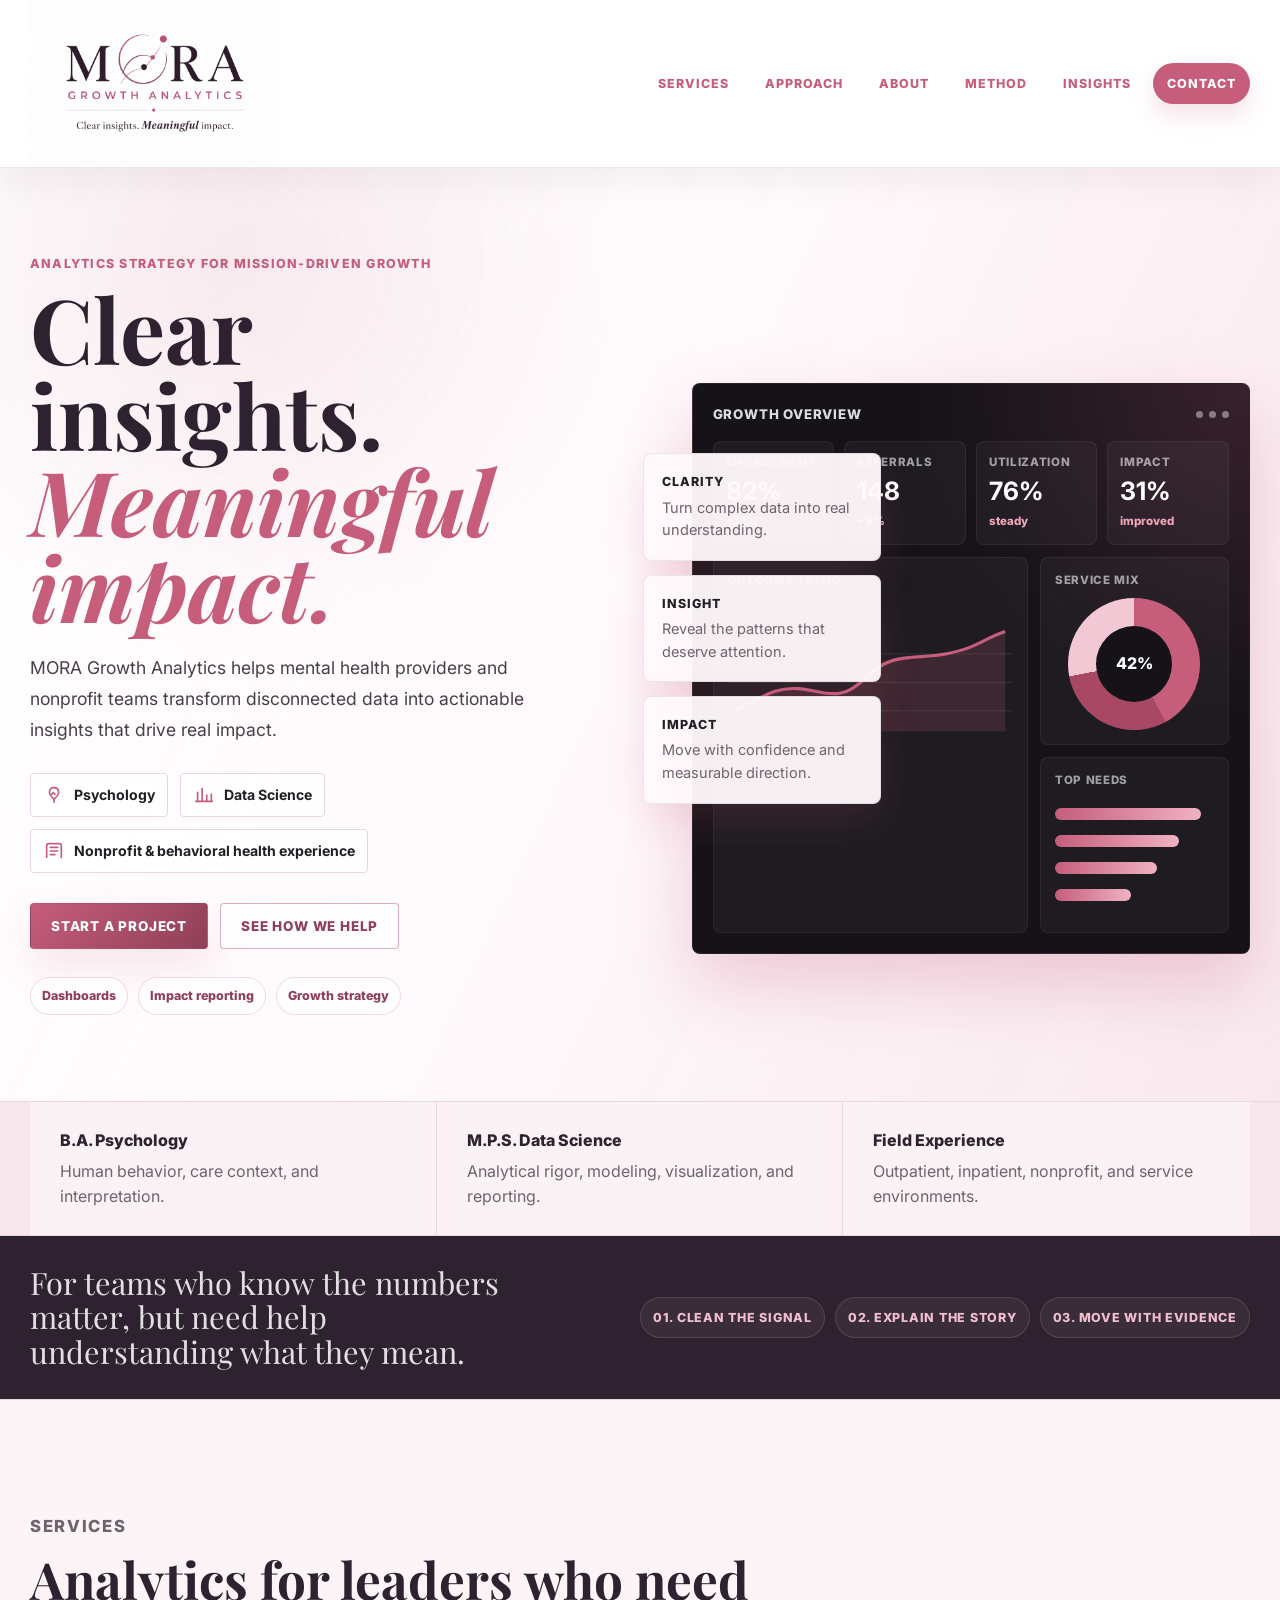
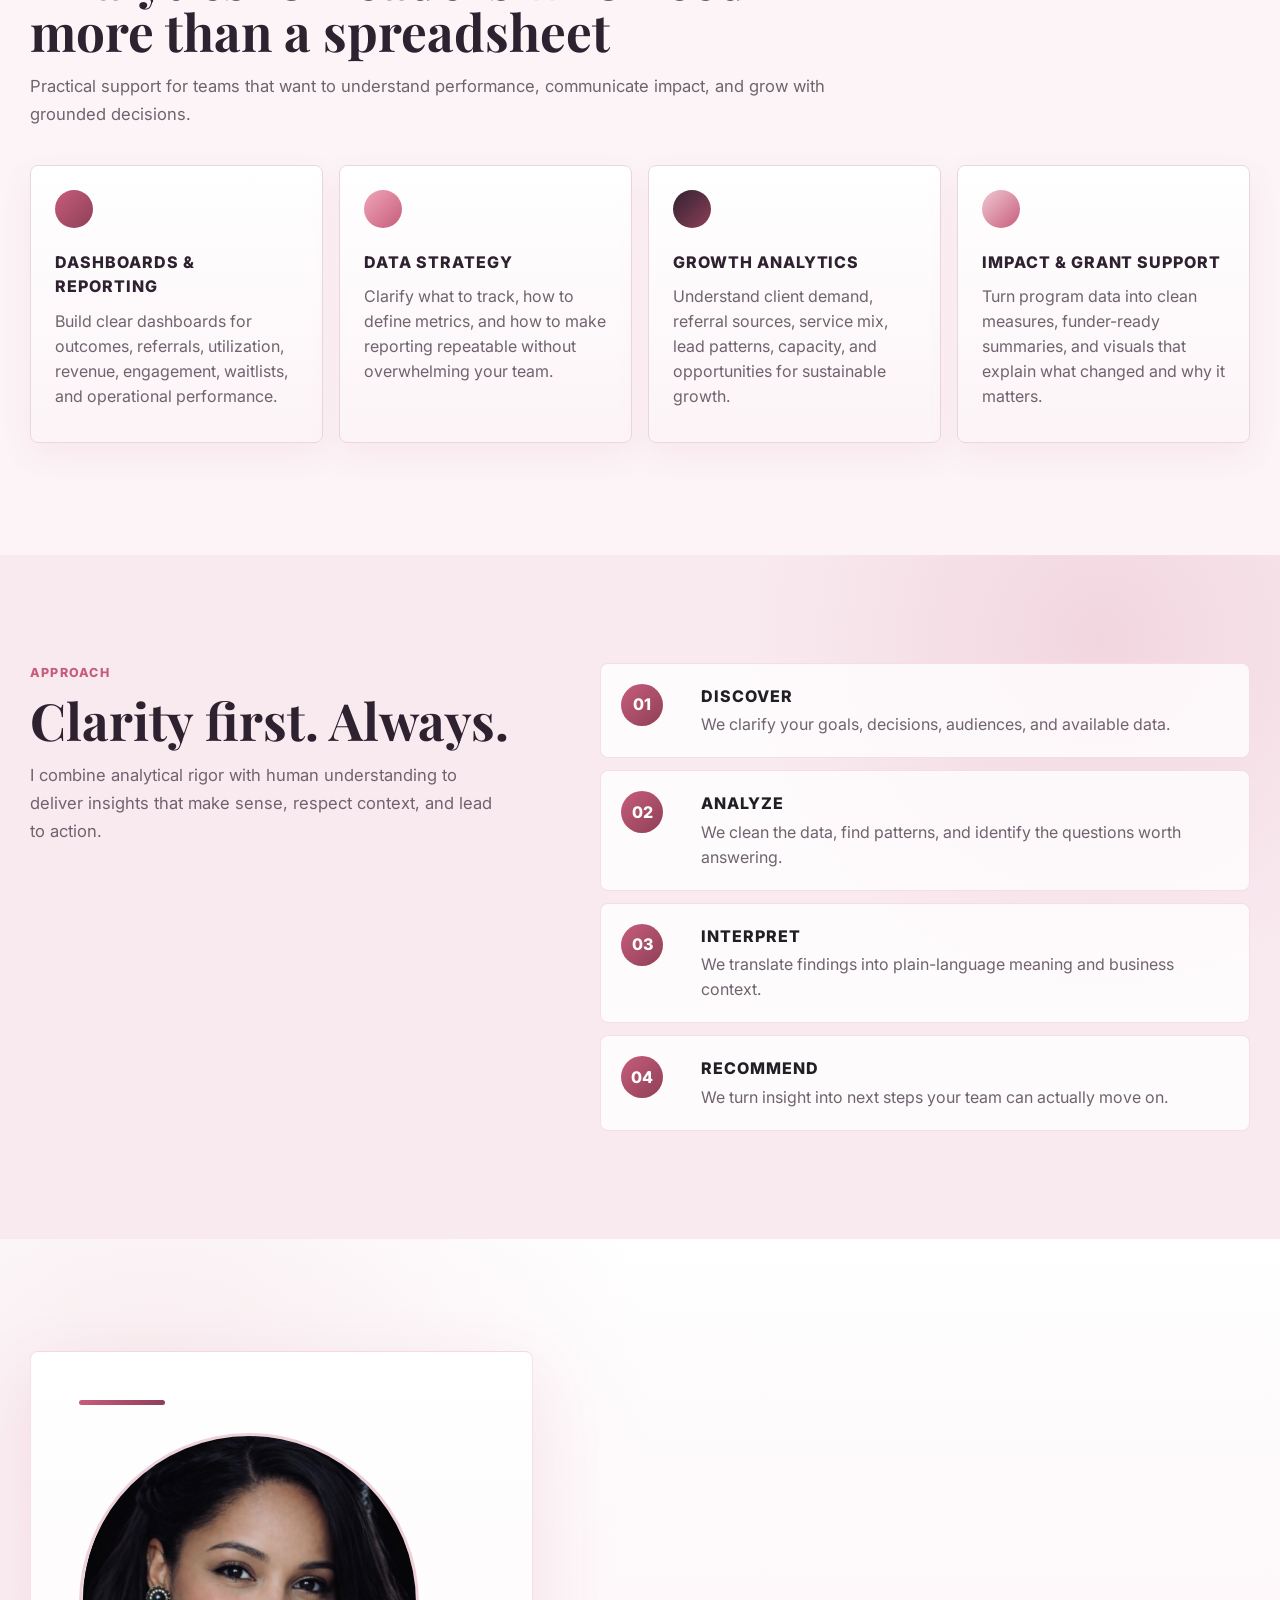
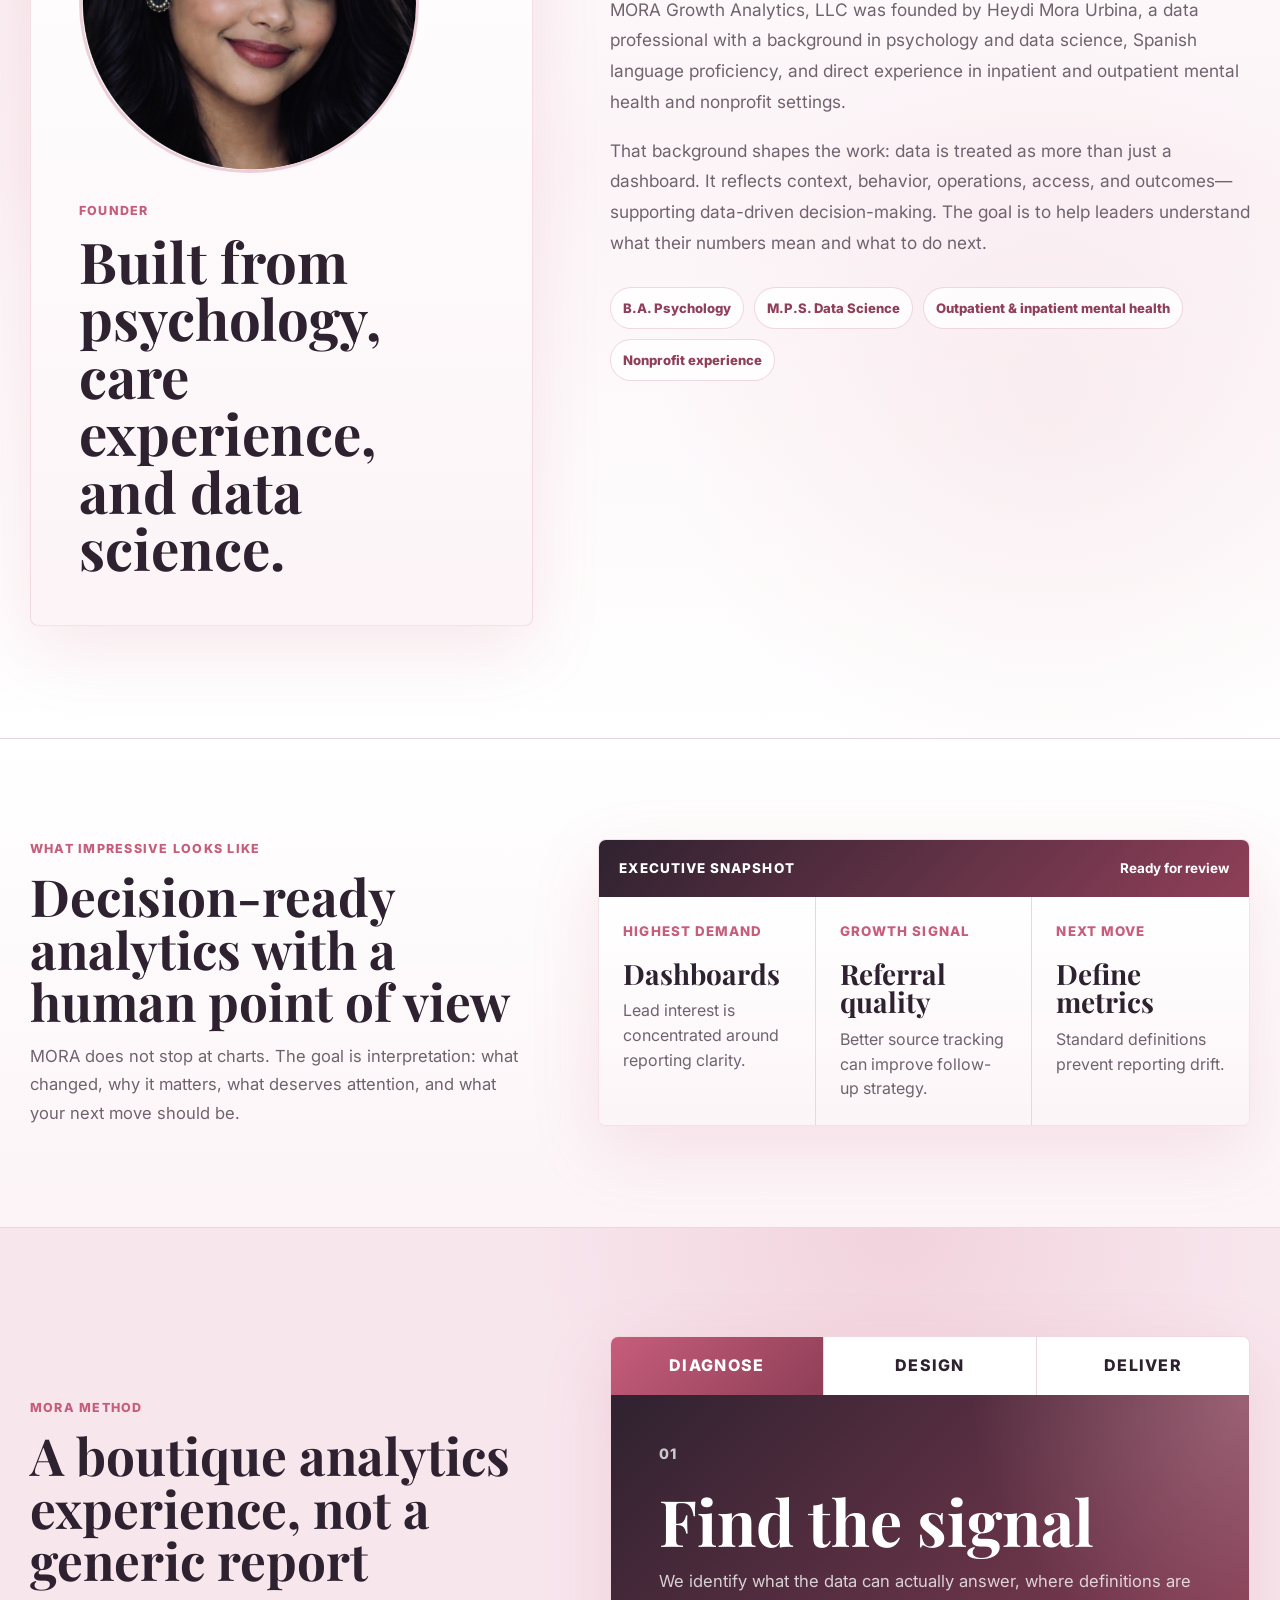
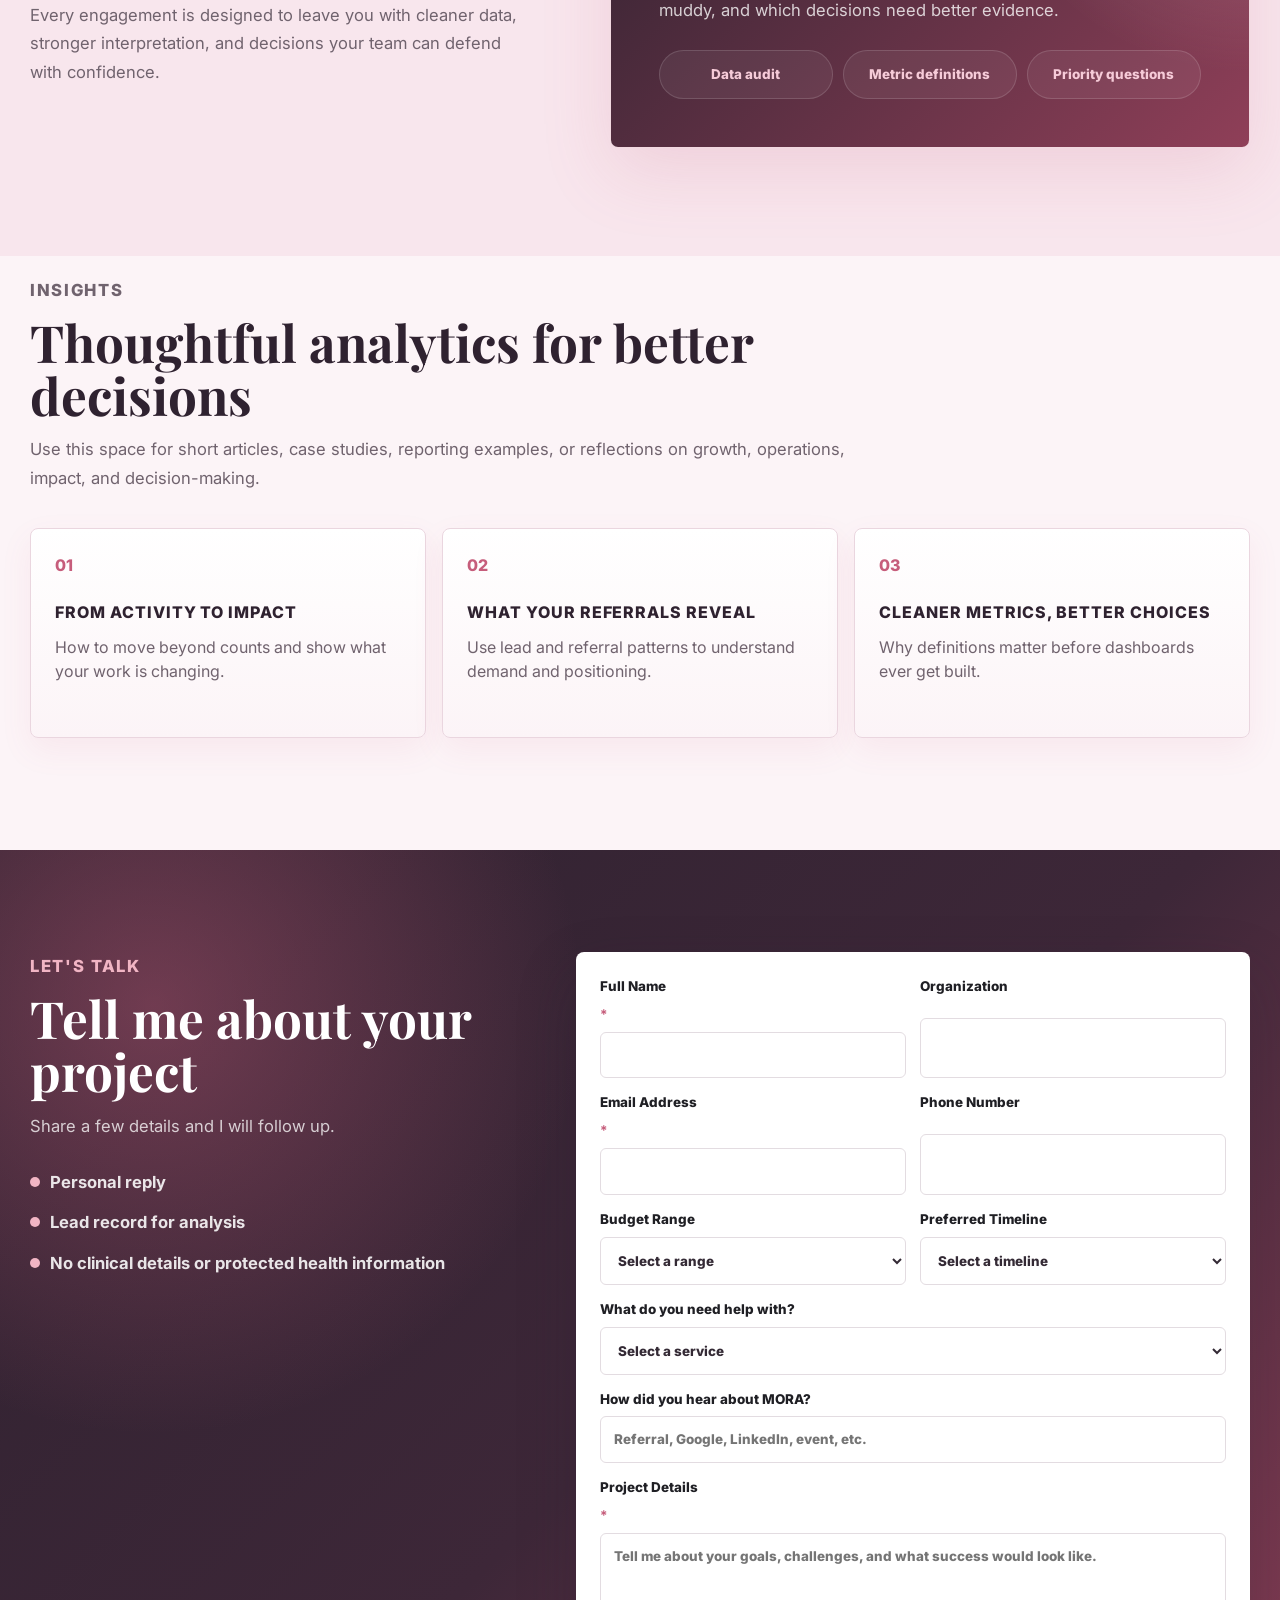
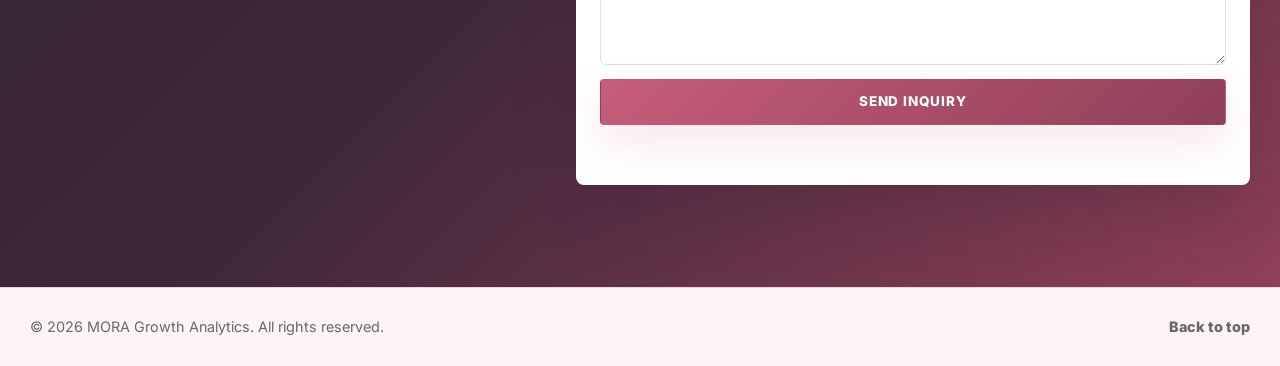
<file: index.html>
<!doctype html>
<html lang="en">
<head>
  <meta charset="utf-8">
  <meta name="viewport" content="width=device-width, initial-scale=1">
  <meta name="description" content="MORA Growth Analytics helps mental health providers and nonprofit teams transform disconnected data into actionable insights that drive real impact.">
  <title>MORA Growth Analytics | Clear Insights. Meaningful Impact.</title>
  <link rel="preconnect" href="https://fonts.googleapis.com">
  <link rel="preconnect" href="https://fonts.gstatic.com" crossorigin>
  <link href="https://fonts.googleapis.com/css2?family=Inter:wght@400;500;600;700;800&family=Playfair+Display:wght@600;700&display=swap" rel="stylesheet">
  <link rel="stylesheet" href="styles.css">
  <style>.founder-photo,.founder-photo-wrap{width:340px!important;height:340px!important}</style>
</head>
<body>
  <header class="topbar">
    <div class="container nav">
      <a href="#home" class="brand" aria-label="MORA Growth Analytics home">
        <img src="assets/logo.png" alt="MORA Growth Analytics logo">
      </a>

      <button class="nav-toggle" type="button" aria-expanded="false" aria-controls="primary-nav" aria-label="Open navigation">
        <span></span>
        <span></span>
        <span></span>
      </button>

      <nav id="primary-nav" class="nav-links" aria-label="Primary navigation">
        <a href="#services">Services</a>
        <a href="#approach">Approach</a>
        <a href="#about">About</a>
        <a href="#method">Method</a>
        <a href="#insights">Insights</a>
        <a class="nav-cta" href="#contact">Contact</a>
      </nav>
    </div>
  </header>

  <main>
    <section class="hero" id="home">
      <div class="container hero-grid">
        <div class="hero-copy">
          <p class="eyebrow">Analytics strategy for mission-driven growth</p>
          <h1>Clear insights. <span>Meaningful impact.</span></h1>
          <p class="hero-lede"> MORA Growth Analytics helps mental health providers and nonprofit teams transform disconnected data into actionable insights that drive real impact.</p>

          <div class="expertise-row" aria-label="Founder background">
            <div class="expertise-item">
              <svg viewBox="0 0 24 24" aria-hidden="true"><path d="M12 4c-3 0-5 2.2-5 5.2 0 2.5 1.3 4 2.8 5.2 1.4 1.1 2.2 1.7 2.2 2.8 0-1.1.8-1.7 2.2-2.8 1.5-1.2 2.8-2.7 2.8-5.2C17 6.2 15 4 12 4Z"/><path d="M9.1 11.2c.9-.2 1.7-.9 2-1.9.4 1 1.2 1.7 2.1 1.9"/><path d="M12 17.2v2.8"/></svg>
              <span>Psychology</span>
            </div>
            <div class="expertise-item">
              <svg viewBox="0 0 24 24" aria-hidden="true"><path d="M5 19V9"/><path d="M10 19V5"/><path d="M15 19v-7"/><path d="M20 19V11"/><path d="M3 19h18"/></svg>
              <span>Data Science</span>
            </div>
            <div class="expertise-item">
              <svg viewBox="0 0 24 24" aria-hidden="true"><path d="M4 19V6.5A2.5 2.5 0 0 1 6.5 4h11A2.5 2.5 0 0 1 20 6.5V19"/><path d="M8 8h8"/><path d="M8 12h8"/><path d="M8 16h5"/></svg>
              <span>Nonprofit & behavioral health experience</span>
            </div>
          </div>

          <div class="hero-actions">
            <a class="btn primary" href="#contact">Start a Project</a>
            <a class="btn secondary" href="#services">See How We Help</a>
          </div>

          <div class="hero-trust" aria-label="Signature client outcomes">
            <span>Dashboards</span>
            <span>Impact reporting</span>
            <span>Growth strategy</span>
          </div>
        </div>

        <div class="hero-visual" aria-label="Analytics dashboard preview">
          <div class="insight-stack">
            <div class="insight-card">
              <strong>Clarity</strong>
              <p>Turn complex data into real understanding.</p>
            </div>
            <div class="insight-card">
              <strong>Insight</strong>
              <p>Reveal the patterns that deserve attention.</p>
            </div>
            <div class="insight-card">
              <strong>Impact</strong>
              <p>Move with confidence and measurable direction.</p>
            </div>
          </div>

          <div class="dashboard">
            <div class="screen-top">
              <span>Growth overview</span>
              <div class="screen-dots"><span></span><span></span><span></span></div>
            </div>

            <div class="metrics">
              <div><small>Engagement</small><strong>82%</strong><span>+12%</span></div>
              <div><small>Referrals</small><strong>148</strong><span>+9%</span></div>
              <div><small>Utilization</small><strong>76%</strong><span>steady</span></div>
              <div><small>Impact</small><strong>31%</strong><span>improved</span></div>
            </div>

            <div class="dashboard-grid">
              <div class="panel wide">
                <h2>Outcome trend</h2>
                <svg viewBox="0 0 360 150" aria-hidden="true">
                  <path d="M10 122 C42 110 54 94 88 96 S140 116 174 82 S236 60 276 52 S320 34 350 24" fill="none" stroke="#c65d7b" stroke-width="4"/>
                  <path d="M10 122 C42 110 54 94 88 96 S140 116 174 82 S236 60 276 52 S320 34 350 24 L350 150 L10 150 Z" fill="#c65d7b" opacity="0.18"/>
                  <g stroke="rgba(255,255,255,0.12)">
                    <path d="M0 124H360"/><path d="M0 88H360"/><path d="M0 52H360"/>
                  </g>
                </svg>
              </div>
              <div class="panel">
                <h2>Service mix</h2>
                <div class="donut"><span>42%</span></div>
              </div>
              <div class="panel">
                <h2>Top needs</h2>
                <div class="bars">
                  <i style="--w: 92%"></i>
                  <i style="--w: 78%"></i>
                  <i style="--w: 64%"></i>
                  <i style="--w: 48%"></i>
                </div>
              </div>
            </div>
          </div>
        </div>
      </div>
    </section>

    <section class="proof">
      <div class="container proof-grid">
        <div>
          <strong>B.A. Psychology</strong>
          <span>Human behavior, care context, and interpretation.</span>
        </div>
        <div>
          <strong>M.P.S. Data Science</strong>
          <span>Analytical rigor, modeling, visualization, and reporting.</span>
        </div>
        <div>
          <strong>Field Experience</strong>
          <span>Outpatient, inpatient, nonprofit, and service environments.</span>
        </div>
      </div>
    </section>

    <section class="signature-band" aria-label="MORA promise">
      <div class="container signature-grid">
        <p>For teams who know the numbers matter, but need help understanding what they mean.</p>
        <div>
          <span>01. Clean the signal</span>
          <span>02. Explain the story</span>
          <span>03. Move with evidence</span>
        </div>
      </div>
    </section>

    <section class="section" id="services">
      <div class="section-head">
        <p class="eyebrow">Services</p>
        <h2>Analytics for leaders who need more than a spreadsheet</h2>
        <p>Practical support for teams that want to understand performance, communicate impact, and grow with grounded decisions.</p>
      </div>

      <div class="service-grid">
        <article class="service-card">
          <span class="service-icon"></span>
          <h3>Dashboards & Reporting</h3>
          <p>Build clear dashboards for outcomes, referrals, utilization, revenue, engagement, waitlists, and operational performance.</p>
        </article>
        <article class="service-card">
          <span class="service-icon rose"></span>
          <h3>Data Strategy</h3>
          <p>Clarify what to track, how to define metrics, and how to make reporting repeatable without overwhelming your team.</p>
        </article>
        <article class="service-card">
          <span class="service-icon plum"></span>
          <h3>Growth Analytics</h3>
          <p>Understand client demand, referral sources, service mix, lead patterns, capacity, and opportunities for sustainable growth.</p>
        </article>
        <article class="service-card">
          <span class="service-icon mauve"></span>
          <h3>Impact & Grant Support</h3>
          <p>Turn program data into clean measures, funder-ready summaries, and visuals that explain what changed and why it matters.</p>
        </article>
      </div>
    </section>

    <section class="split-section" id="approach">
      <div class="container split-grid">
        <div>
          <p class="eyebrow">Approach</p>
          <h2>Clarity first. Always.</h2>
          <p class="muted">I combine analytical rigor with human understanding to deliver insights that make sense, respect context, and lead to action.</p>
        </div>

        <div class="timeline">
          <div class="step">
            <span>01</span>
            <div><strong>Discover</strong><p>We clarify your goals, decisions, audiences, and available data.</p></div>
          </div>
          <div class="step">
            <span>02</span>
            <div><strong>Analyze</strong><p>We clean the data, find patterns, and identify the questions worth answering.</p></div>
          </div>
          <div class="step">
            <span>03</span>
            <div><strong>Interpret</strong><p>We translate findings into plain-language meaning and business context.</p></div>
          </div>
          <div class="step">
            <span>04</span>
            <div><strong>Recommend</strong><p>We turn insight into next steps your team can actually move on.</p></div>
          </div>
        </div>
      </div>
    </section>

    <section class="founder-section" id="about">
      <div class="container founder-grid">
        <div class="founder-card" aria-label="Founder profile">
          <div class="founder-photo-wrap">
            <img class="founder-photo" src="assets/Heydi.png" alt="Founder of MORA Growth Analytics">
          </div>
          <div>
            <p class="eyebrow">Founder</p>
            <h2>Built from psychology, care experience, and data science.</h2>
          </div>
        </div>

        <div class="founder-copy">
          <p>MORA Growth Analytics, LLC was founded by Heydi Mora Urbina, a data professional with a background in psychology and data science, Spanish language proficiency, and direct experience in inpatient and outpatient mental health and nonprofit settings.</p>
          <p>That background shapes the work: data is treated as more than just a dashboard. It reflects context, behavior, operations, access, and outcomes—supporting data-driven decision-making. The goal is to help leaders understand what their numbers mean and what to do next.</p>
          <div class="credential-row" aria-label="Founder credentials">
            <span>B.A. Psychology</span>
            <span>M.P.S. Data Science</span>
            <span>Outpatient & inpatient mental health</span>
            <span>Nonprofit experience</span>
          </div>
        </div>
      </div>
    </section>

    <section class="showcase-section">
      <div class="container showcase-grid">
        <div class="showcase-copy">
          <p class="eyebrow">What impressive looks like</p>
          <h2>Decision-ready analytics with a human point of view</h2>
          <p>MORA does not stop at charts. The goal is interpretation: what changed, why it matters, what deserves attention, and what your next move should be.</p>
        </div>
        <div class="showcase-board" aria-label="Example decision dashboard">
          <div class="board-header">
            <span>Executive Snapshot</span>
            <strong>Ready for review</strong>
          </div>
          <div class="board-grid">
            <div>
              <small>Highest demand</small>
              <strong>Dashboards</strong>
              <p>Lead interest is concentrated around reporting clarity.</p>
            </div>
            <div>
              <small>Growth signal</small>
              <strong>Referral quality</strong>
              <p>Better source tracking can improve follow-up strategy.</p>
            </div>
            <div>
              <small>Next move</small>
              <strong>Define metrics</strong>
              <p>Standard definitions prevent reporting drift.</p>
            </div>
          </div>
        </div>
      </div>
    </section>

    <section class="method-section" id="method">
      <div class="container method-grid">
        <div>
          <p class="eyebrow">MORA method</p>
          <h2>A boutique analytics experience, not a generic report</h2>
          <p class="muted">Every engagement is designed to leave you with cleaner data, stronger interpretation, and decisions your team can defend with confidence.</p>
        </div>

        <div class="method-panel" aria-label="MORA analytics method">
          <div class="method-tabs" role="tablist" aria-label="MORA method steps">
            <button class="method-tab active" type="button" data-method="diagnose">Diagnose</button>
            <button class="method-tab" type="button" data-method="design">Design</button>
            <button class="method-tab" type="button" data-method="deliver">Deliver</button>
          </div>
          <div class="method-content">
            <span id="methodLabel">01</span>
            <h3 id="methodTitle">Find the signal</h3>
            <p id="methodText">We identify what the data can actually answer, where definitions are muddy, and which decisions need better evidence.</p>
            <ul id="methodList">
              <li>Data audit</li>
              <li>Metric definitions</li>
              <li>Priority questions</li>
            </ul>
          </div>
        </div>
      </div>
    </section>

    <section class="section insights" id="insights">
      <div class="section-head">
        <p class="eyebrow">Insights</p>
        <h2>Thoughtful analytics for better decisions</h2>
        <p>Use this space for short articles, case studies, reporting examples, or reflections on growth, operations, impact, and decision-making.</p>
      </div>
      <div class="insight-preview-grid">
        <article>
          <span>01</span>
          <h3>From activity to impact</h3>
          <p>How to move beyond counts and show what your work is changing.</p>
        </article>
        <article>
          <span>02</span>
          <h3>What your referrals reveal</h3>
          <p>Use lead and referral patterns to understand demand and positioning.</p>
        </article>
        <article>
          <span>03</span>
          <h3>Cleaner metrics, better choices</h3>
          <p>Why definitions matter before dashboards ever get built.</p>
        </article>
      </div>
    </section>

    <section class="contact-section" id="contact">
      <div class="container contact-grid">
        <div class="contact-copy">
          <p class="eyebrow">Let's talk</p>
          <h2>Tell me about your project</h2>
          <p>Share a few details and I will follow up.</p>
          <div class="contact-notes">
            <p><span></span> Personal reply</p>
            <p><span></span> Lead record for analysis</p>
            <p><span></span> No clinical details or protected health information</p>
          </div>
        </div>

        <form id="leadForm" class="lead-form">
          <input type="hidden" name="source" value="MORA Website">
          <div class="form-row">
            <label>Full Name <b>*</b><input type="text" name="full_name" autocomplete="name" required></label>
            <label>Organization<input type="text" name="organization" autocomplete="organization"></label>
          </div>
          <div class="form-row">
            <label>Email Address <b>*</b><input type="email" name="email" autocomplete="email" required></label>
            <label>Phone Number<input type="tel" name="phone" autocomplete="tel"></label>
          </div>
          <div class="form-row">
            <label>Budget Range
              <select name="budget">
                <option value="">Select a range</option>
                <option>Under $1,000</option>
                <option>$1,000-$3,000</option>
                <option>$3,000-$5,000</option>
                <option>$5,000+</option>
              </select>
            </label>
            <label>Preferred Timeline
              <select name="timeline">
                <option value="">Select a timeline</option>
                <option>ASAP</option>
                <option>Within 30 days</option>
                <option>Within 60 days</option>
                <option>Just exploring</option>
              </select>
            </label>
          </div>
          <label>What do you need help with?
            <select name="service_needed">
              <option value="">Select a service</option>
              <option>Dashboard and reporting</option>
              <option>Data strategy</option>
              <option>Growth analytics</option>
              <option>Impact or grant reporting</option>
              <option>Ongoing advisory support</option>
              <option>Something else</option>
            </select>
          </label>
          <label>How did you hear about MORA?
            <input type="text" name="referral_source" placeholder="Referral, Google, LinkedIn, event, etc.">
          </label>
          <label>Project Details <b>*</b>
            <textarea name="project_details" required placeholder="Tell me about your goals, challenges, and what success would look like."></textarea>
          </label>
          <button class="btn primary" type="submit">Send Inquiry</button>
          <p id="formStatus" class="form-status" role="status" aria-live="polite"></p>
        </form>
      </div>
    </section>
  </main>

  <footer class="site-footer">
    <div class="container footer-grid">
      <p>&copy; <span id="year"></span> MORA Growth Analytics. All rights reserved.</p>
      <a href="#home">Back to top</a>
    </div>
  </footer>

  <script src="script.js"></script>
</body>
</html>
</file>
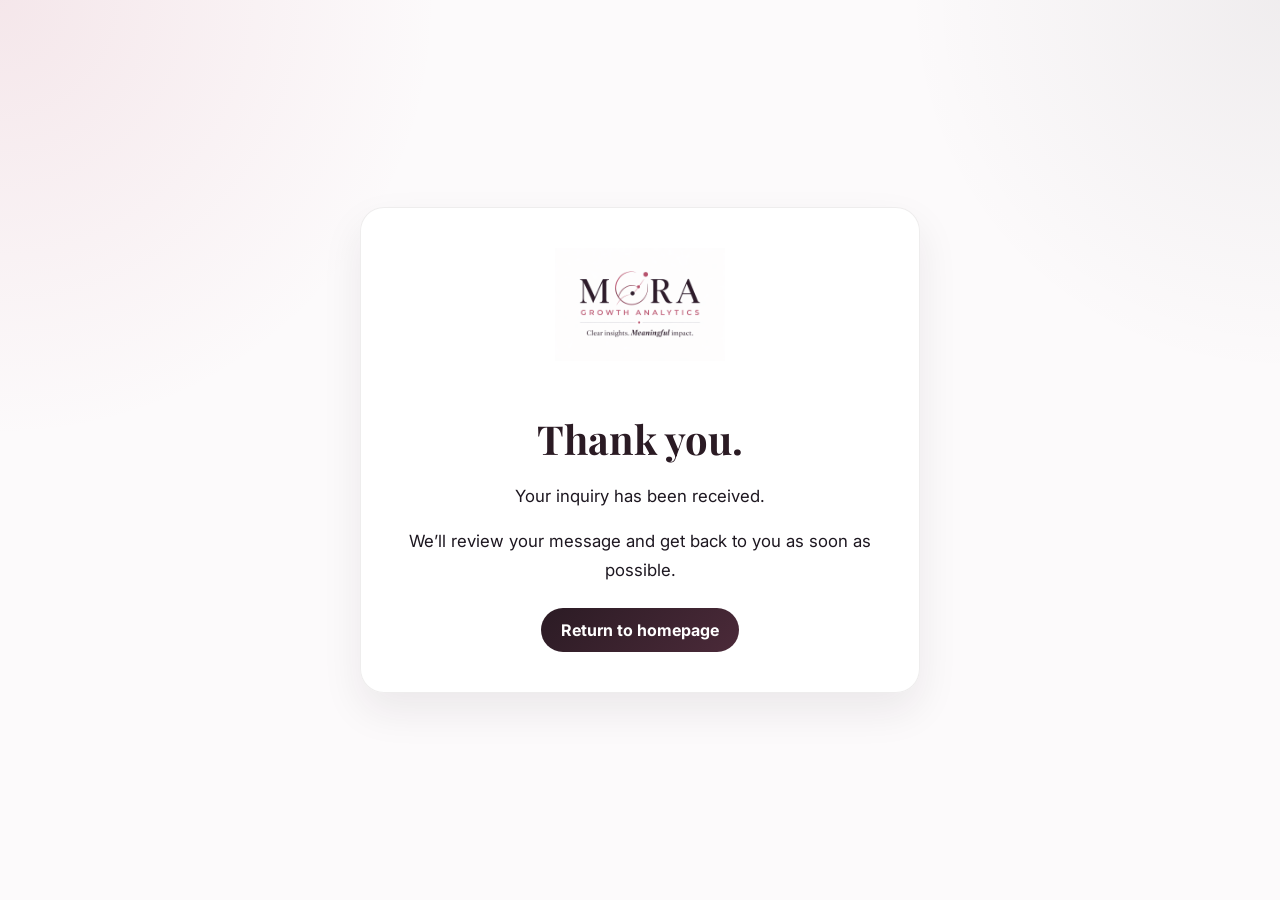
<file: thank-you.html>
<!DOCTYPE html>
<html lang="en">
<head>
  <meta charset="UTF-8" />
  <meta name="viewport" content="width=device-width, initial-scale=1.0" />
  <title>Thank You | MORA Growth Analytics</title>

  <link rel="preconnect" href="https://fonts.googleapis.com" />
  <link rel="preconnect" href="https://fonts.gstatic.com" crossorigin />
  <link
    href="https://fonts.googleapis.com/css2?family=Inter:wght@400;500;600;700;800&family=Playfair+Display:wght@600;700;800&display=swap"
    rel="stylesheet"
  />

  <style>
    :root {
      --plum: #2b1b24;
      --rose: #c05a72;
      --bg: #fcfafb;
      --white: #ffffff;
      --ink: #1d1720;
      --shadow: 0 18px 40px rgba(43, 27, 36, 0.08);
    }

    * { box-sizing: border-box; }

    body {
      margin: 0;
      min-height: 100vh;
      display: flex;
      align-items: center;
      justify-content: center;
      font-family: Inter, sans-serif;
      background:
        radial-gradient(circle at top left, rgba(192, 90, 114, 0.12), transparent 28%),
        radial-gradient(circle at top right, rgba(43, 27, 36, 0.06), transparent 24%),
        var(--bg);
      color: var(--ink);
      text-align: center;
      padding: 20px;
    }

    .card {
      background: rgba(255,255,255,0.92);
      padding: 40px;
      border-radius: 24px;
      box-shadow: var(--shadow);
      max-width: 560px;
      width: 100%;
      border: 1px solid rgba(43, 27, 36, 0.08);
    }

    img {
      width: 170px;
      margin: 0 auto 20px;
    }

    h1 {
      font-family: "Playfair Display", serif;
      color: var(--plum);
      font-size: 2.5rem;
      margin-bottom: 12px;
    }

    p {
      font-size: 1.05rem;
      line-height: 1.7;
      margin-bottom: 16px;
    }

    .btn {
      display: inline-flex;
      align-items: center;
      justify-content: center;
      padding: 12px 20px;
      border-radius: 999px;
      font-weight: 700;
      background: linear-gradient(135deg, var(--plum), #4b2a39);
      color: white;
      text-decoration: none;
      margin-top: 8px;
    }
  </style>
</head>
<body>
  <div class="card">
    <img src="logo.png" alt="MORA Growth Analytics logo">

    <h1>Thank you.</h1>

    <p>Your inquiry has been received.</p>
    <p>We’ll review your message and get back to you as soon as possible.</p>

    <a class="btn" href="./index.html">Return to homepage</a>
  </div>
</body>
</html>
</file>
<file: styles.css>
:root {
  --rose: #c65d7b;
  --rose-dark: #a94864;
  --rose-deep: #8f3f58;
  --rose-soft: #f8e6ed;
  --rose-mist: #fcf4f7;
  --plum: #2f2230;
  --plum-soft: #4a3747;
  --charcoal: #1f1f24;
  --ink: #342a35;
  --muted: #70636e;
  --soft: #fff9fb;
  --blush: #f9eaf0;
  --line: #ead6df;
  --white: #ffffff;
  --shadow: 0 18px 42px rgba(198, 93, 123, 0.15);
  --container: 1220px;
}

* {
  box-sizing: border-box;
}

html {
  scroll-behavior: smooth;
}

body {
  margin: 0;
  color: var(--ink);
  background: var(--rose-mist);
  font-family: Inter, system-ui, -apple-system, BlinkMacSystemFont, "Segoe UI", sans-serif;
  line-height: 1.55;
}

body::before {
  content: "";
  position: fixed;
  inset: 0;
  z-index: -1;
  background:
    radial-gradient(circle at 12% 18%, rgba(198, 93, 123, 0.1), transparent 26%),
    radial-gradient(circle at 88% 34%, rgba(143, 63, 88, 0.09), transparent 30%),
    linear-gradient(180deg, var(--rose-mist), var(--white));
}

img {
  display: block;
  max-width: 100%;
}

a {
  color: inherit;
  text-decoration: none;
}

button,
input,
select,
textarea {
  font: inherit;
}

.container {
  width: min(calc(100% - 44px), var(--container));
  margin: 0 auto;
}

.topbar {
  position: sticky;
  top: 0;
  z-index: 30;
  border-bottom: 1px solid rgba(47, 34, 48, 0.1);
  background: rgba(255, 255, 255, 0.96);
  backdrop-filter: blur(14px);
  box-shadow: 0 12px 34px rgba(47, 34, 48, 0.06);
}

.nav {
  display: flex;
  min-height: 104px;
  align-items: center;
  justify-content: space-between;
  gap: 28px;
}

.brand {
  position: relative;
  width: min(250px, 52vw);
  padding: 0;
  border: 0;
  border-radius: 0;
  background: transparent;
  box-shadow: none;
}

.brand img {
  filter: none;
}

.nav-links {
  display: flex;
  align-items: center;
  justify-content: flex-end;
  gap: 8px;
  color: var(--rose);
  font-size: 0.78rem;
  font-weight: 800;
  letter-spacing: 0.08em;
  text-transform: uppercase;
}

.nav-links a {
  padding: 10px 13px;
  border: 1px solid transparent;
  border-radius: 999px;
  white-space: nowrap;
  transition: color 160ms ease, background 160ms ease, border-color 160ms ease, transform 160ms ease;
}

.nav-links a:hover {
  color: var(--rose-deep);
  border-color: rgba(198, 93, 123, 0.22);
  background: rgba(198, 93, 123, 0.06);
  transform: translateY(-1px);
}

.nav-cta {
  border-radius: 999px;
  color: var(--white) !important;
  background: var(--rose);
  box-shadow: 0 12px 24px rgba(198, 93, 123, 0.18);
}

.nav-cta:hover {
  color: var(--white) !important;
  background: var(--rose-deep);
}

.nav-toggle {
  display: none;
  width: 42px;
  height: 42px;
  padding: 9px;
  border: 1px solid var(--line);
  border-radius: 4px;
  background: var(--white);
}

.nav-toggle span {
  display: block;
  height: 2px;
  margin: 5px 0;
  background: var(--plum);
}

h1,
h2,
h3 {
  margin: 0;
  color: var(--plum);
  font-family: "Playfair Display", Georgia, serif;
  letter-spacing: 0;
}

p {
  margin: 0;
}

section[id] {
  scroll-margin-top: 132px;
}

.hero {
  overflow: hidden;
  background:
    radial-gradient(circle at 18% 10%, rgba(198, 93, 123, 0.12), transparent 30%),
    linear-gradient(115deg, rgba(255, 255, 255, 0.98) 0%, rgba(255, 249, 251, 0.94) 48%, rgba(248, 230, 237, 0.92) 100%);
}

.hero-grid {
  display: grid;
  grid-template-columns: minmax(0, 0.95fr) minmax(420px, 1.05fr);
  gap: clamp(30px, 5vw, 70px);
  align-items: center;
  min-height: calc(100vh - 104px);
  padding: clamp(48px, 7vw, 86px) 0;
}

.hero-copy {
  animation: riseIn 700ms ease both;
}

.eyebrow {
  margin-bottom: 12px;
  color: var(--rose);
  font-size: 0.78rem;
  font-weight: 800;
  letter-spacing: 0.1em;
  text-transform: uppercase;
}

.hero h1 {
  max-width: 670px;
  margin-bottom: 24px;
  font-size: clamp(3.4rem, 7vw, 6.3rem);
  line-height: 0.96;
}

.hero h1 span {
  color: var(--rose);
  font-style: italic;
}

.hero-lede {
  max-width: 640px;
  color: rgba(52, 42, 53, 0.9);
  font-size: 1.1rem;
  line-height: 1.75;
}

.expertise-row {
  display: flex;
  flex-wrap: wrap;
  gap: 12px;
  margin: 28px 0 30px;
}

.expertise-item {
  display: inline-flex;
  min-height: 44px;
  align-items: center;
  gap: 9px;
  padding: 9px 12px;
  border: 1px solid var(--line);
  border-radius: 4px;
  background: rgba(255, 255, 255, 0.78);
  color: var(--charcoal);
  font-size: 0.88rem;
  font-weight: 700;
}

.expertise-item svg {
  width: 22px;
  height: 22px;
  fill: none;
  stroke: var(--rose);
  stroke-linecap: round;
  stroke-linejoin: round;
  stroke-width: 1.8;
}

.hero-actions {
  display: flex;
  flex-wrap: wrap;
  gap: 12px;
}

.hero-trust {
  display: flex;
  flex-wrap: wrap;
  gap: 10px;
  margin-top: 28px;
}

.hero-trust span {
  padding: 8px 11px;
  border: 1px solid rgba(198, 93, 123, 0.22);
  border-radius: 999px;
  color: var(--rose-deep);
  background: rgba(255, 255, 255, 0.62);
  font-size: 0.78rem;
  font-weight: 800;
}

.btn {
  display: inline-flex;
  min-height: 46px;
  align-items: center;
  justify-content: center;
  border: 1px solid transparent;
  border-radius: 4px;
  padding: 0 20px;
  font-size: 0.84rem;
  font-weight: 800;
  letter-spacing: 0.06em;
  text-transform: uppercase;
  cursor: pointer;
  transition: transform 160ms ease, background 160ms ease, border-color 160ms ease;
}

.btn:hover {
  transform: translateY(-1px);
}

.btn.primary {
  color: var(--white);
  background: linear-gradient(135deg, var(--rose), var(--rose-deep));
  box-shadow: var(--shadow);
}

.btn.primary:hover {
  background: linear-gradient(135deg, var(--rose-dark), var(--plum-soft));
}

.btn.secondary {
  color: var(--rose-deep);
  border-color: rgba(198, 93, 123, 0.5);
  background: rgba(255, 255, 255, 0.8);
}

.hero-visual {
  position: relative;
  min-height: 590px;
}

.dashboard {
  position: absolute;
  right: 0;
  top: 44px;
  width: min(700px, 92%);
  padding: 20px;
  border: 1px solid rgba(255, 255, 255, 0.07);
  border-radius: 8px;
  background:
    radial-gradient(circle at top right, rgba(198, 93, 123, 0.2), transparent 42%),
    #151218;
  box-shadow: 0 30px 70px rgba(198, 93, 123, 0.28);
  animation: floatPanel 5s ease-in-out infinite;
}

.screen-top {
  display: flex;
  align-items: center;
  justify-content: space-between;
  margin-bottom: 16px;
  color: rgba(255, 255, 255, 0.86);
  font-size: 0.83rem;
  font-weight: 800;
  letter-spacing: 0.06em;
  text-transform: uppercase;
}

.screen-dots {
  display: flex;
  gap: 6px;
}

.screen-dots span {
  width: 7px;
  height: 7px;
  border-radius: 50%;
  background: rgba(255, 255, 255, 0.42);
}

.metrics {
  display: grid;
  grid-template-columns: repeat(4, 1fr);
  gap: 10px;
  margin-bottom: 12px;
}

.metrics div,
.panel {
  border: 1px solid rgba(255, 255, 255, 0.06);
  border-radius: 8px;
  background: rgba(255, 255, 255, 0.04);
}

.metrics div {
  padding: 12px;
  color: var(--white);
}

.metrics small,
.panel h2 {
  display: block;
  margin-bottom: 7px;
  color: rgba(255, 255, 255, 0.58);
  font-family: Inter, system-ui, sans-serif;
  font-size: 0.72rem;
  font-weight: 800;
  letter-spacing: 0.06em;
  text-transform: uppercase;
}

.metrics strong {
  display: block;
  margin-bottom: 3px;
  font-size: 1.58rem;
  line-height: 1;
}

.metrics span {
  color: #f0a5b8;
  font-size: 0.72rem;
  font-weight: 800;
}

.dashboard-grid {
  display: grid;
  grid-template-columns: 1.25fr 0.75fr;
  gap: 12px;
}

.panel {
  min-height: 176px;
  padding: 14px;
}

.panel.wide {
  grid-row: span 2;
}

.panel svg {
  width: 100%;
  height: 150px;
}

.donut {
  display: grid;
  width: 132px;
  height: 132px;
  margin: 8px auto 0;
  place-items: center;
  border-radius: 50%;
  background: conic-gradient(var(--rose) 0 42%, #a94864 42% 72%, #f1c8d4 72% 100%);
}

.donut span {
  display: grid;
  width: 76px;
  height: 76px;
  place-items: center;
  border-radius: 50%;
  color: var(--white);
  background: #151218;
  font-weight: 800;
}

.bars {
  display: grid;
  gap: 15px;
  padding-top: 12px;
}

.bars i {
  display: block;
  width: var(--w);
  height: 12px;
  border-radius: 20px;
  background: linear-gradient(90deg, var(--rose), #f0b2c2);
}

.insight-stack {
  position: absolute;
  left: 0;
  top: 114px;
  z-index: 2;
  display: grid;
  width: 238px;
  gap: 14px;
}

.insight-card {
  padding: 18px;
  border: 1px solid rgba(47, 34, 48, 0.09);
  border-radius: 8px;
  background: rgba(255, 249, 251, 0.96);
  box-shadow: var(--shadow);
  transition: transform 180ms ease, box-shadow 180ms ease;
}

.insight-card:hover,
.service-card:hover,
.insight-preview-grid article:hover {
  transform: translateY(-4px);
  box-shadow: 0 22px 52px rgba(198, 93, 123, 0.16);
}

.insight-card strong {
  display: block;
  margin-bottom: 5px;
  color: var(--charcoal);
  font-size: 0.78rem;
  font-weight: 800;
  letter-spacing: 0.08em;
  text-transform: uppercase;
}

.insight-card p {
  color: var(--muted);
  font-size: 0.91rem;
}

.proof {
  border-top: 1px solid var(--line);
  border-bottom: 1px solid var(--line);
  background: var(--rose-soft);
}

.proof-grid {
  display: grid;
  grid-template-columns: repeat(3, 1fr);
}

.proof-grid div {
  min-height: 118px;
  padding: 26px 30px;
  border-right: 1px solid rgba(198, 93, 123, 0.18);
  background: rgba(255, 255, 255, 0.5);
}

.proof-grid div:last-child {
  border-right: 0;
}

.proof-grid strong {
  display: block;
  margin-bottom: 7px;
  color: var(--plum);
  font-weight: 800;
}

.proof-grid span {
  color: var(--muted);
}

.signature-band {
  overflow: hidden;
  border-bottom: 1px solid var(--line);
  background: var(--plum);
  color: var(--white);
}

.signature-grid {
  display: grid;
  grid-template-columns: 0.82fr 1.18fr;
  gap: 28px;
  align-items: center;
  padding: 30px 0;
}

.signature-grid p {
  color: rgba(255, 255, 255, 0.86);
  font-family: "Playfair Display", Georgia, serif;
  font-size: clamp(1.45rem, 2.4vw, 2.2rem);
  line-height: 1.12;
}

.signature-grid div {
  display: flex;
  flex-wrap: wrap;
  justify-content: flex-end;
  gap: 10px;
}

.signature-grid span {
  padding: 10px 12px;
  border: 1px solid rgba(255, 255, 255, 0.12);
  border-radius: 999px;
  color: #f3bfd0;
  background: rgba(255, 255, 255, 0.05);
  font-size: 0.78rem;
  font-weight: 800;
  letter-spacing: 0.06em;
  text-transform: uppercase;
}

.section {
  width: min(calc(100% - 44px), var(--container));
  margin: 0 auto;
  padding: clamp(70px, 9vw, 112px) 0;
}

.section-head {
  max-width: 820px;
  margin-bottom: 36px;
}

.section-head h2,
.split-grid h2,
.about h2,
.contact-copy h2 {
  margin-bottom: 14px;
  font-size: clamp(2.2rem, 4vw, 4rem);
  line-height: 1.03;
}

.section-head p,
.muted,
.about-copy p,
.contact-copy p {
  color: var(--muted);
  font-size: 1.04rem;
  line-height: 1.7;
}

.service-grid {
  display: grid;
  grid-template-columns: repeat(4, 1fr);
  gap: 16px;
}

.service-card,
.insight-preview-grid article {
  min-height: 278px;
  padding: 24px;
  border: 1px solid var(--line);
  border-radius: 8px;
  background: linear-gradient(180deg, var(--white), var(--rose-mist));
  box-shadow: 0 12px 32px rgba(198, 93, 123, 0.08);
  transition: transform 180ms ease, box-shadow 180ms ease, border-color 180ms ease;
}

.service-card:hover {
  border-color: rgba(198, 93, 123, 0.42);
}

.service-icon {
  display: block;
  width: 38px;
  height: 38px;
  margin-bottom: 22px;
  border-radius: 50%;
  background: linear-gradient(135deg, var(--rose), var(--rose-deep));
}

.service-icon.rose {
  background: linear-gradient(135deg, #f0a5b8, var(--rose));
}

.service-icon.plum {
  background: linear-gradient(135deg, var(--plum), var(--rose-deep));
}

.service-icon.mauve {
  background: linear-gradient(135deg, #f1c8d4, var(--rose));
}

.service-card h3,
.insight-preview-grid h3 {
  margin-bottom: 10px;
  font-family: Inter, system-ui, sans-serif;
  font-size: 1rem;
  font-weight: 800;
  letter-spacing: 0.06em;
  text-transform: uppercase;
}

.service-card p,
.insight-preview-grid p {
  color: var(--muted);
}

.split-section {
  background:
    radial-gradient(circle at 86% 12%, rgba(198, 93, 123, 0.14), transparent 28%),
    var(--blush);
}

.split-grid {
  display: grid;
  grid-template-columns: 0.85fr 1.15fr;
  gap: clamp(34px, 7vw, 90px);
  align-items: start;
  padding: clamp(72px, 9vw, 108px) 0;
}

.timeline {
  display: grid;
  gap: 12px;
}

.step {
  display: grid;
  grid-template-columns: 62px 1fr;
  gap: 18px;
  padding: 20px;
  border: 1px solid rgba(198, 93, 123, 0.17);
  border-radius: 8px;
  background: rgba(255, 255, 255, 0.78);
}

.step span {
  display: grid;
  width: 42px;
  height: 42px;
  place-items: center;
  border-radius: 50%;
  color: var(--white);
  background: linear-gradient(135deg, var(--rose), var(--rose-deep));
  font-weight: 800;
}

.step strong {
  display: block;
  margin-bottom: 4px;
  color: var(--charcoal);
  font-weight: 800;
  letter-spacing: 0.06em;
  text-transform: uppercase;
}

.step p {
  color: var(--muted);
}

.founder-section {
  background:
    radial-gradient(circle at 12% 14%, rgba(198, 93, 123, 0.1), transparent 34%),
    radial-gradient(circle at 82% 70%, rgba(198, 93, 123, 0.08), transparent 30%),
    linear-gradient(180deg, var(--white) 0%, var(--rose-mist) 48%, var(--white) 100%);
}

.founder-grid {
  display: grid;
  grid-template-columns: 0.88fr 1.12fr;
  gap: clamp(34px, 6vw, 80px);
  align-items: center;
  padding: clamp(72px, 9vw, 112px) 0;
}

.founder-card {
  display: grid;
  gap: 28px;
  min-height: 420px;
  align-content: end;
  padding: clamp(28px, 5vw, 48px);
  border: 1px solid rgba(198, 93, 123, 0.18);
  border-radius: 8px;
  background:
    linear-gradient(180deg, rgba(255, 255, 255, 0.96), rgba(252, 244, 247, 0.96)),
    var(--white);
  box-shadow: 0 24px 70px rgba(198, 93, 123, 0.13);
}

.founder-card::before {
  content: "";
  width: 86px;
  height: 5px;
  border-radius: 999px;
  background: linear-gradient(90deg, var(--rose), var(--rose-deep));
}

.founder-photo-wrap {
  width: 128px;
  height: 128px;
}

.founder-photo {
  width: 128px;
  height: 128px;
  border: 3px solid rgba(198, 93, 123, 0.28);
  border-radius: 50%;
  object-fit: cover;
  object-position: center;
  background: rgba(255, 255, 255, 0.08);
}

.founder-monogram {
  display: grid;
  width: 128px;
  height: 128px;
  place-items: center;
  border: 1px solid rgba(198, 93, 123, 0.24);
  border-radius: 50%;
  color: var(--rose);
  background: var(--rose-soft);
  font-family: "Playfair Display", Georgia, serif;
  font-size: 2.35rem;
  font-weight: 700;
}

.founder-card .eyebrow {
  color: var(--rose);
}

.founder-card h2 {
  color: var(--plum);
  font-size: clamp(2.2rem, 4.4vw, 4.4rem);
  line-height: 1.02;
}

.founder-copy {
  display: grid;
  gap: 18px;
}

.founder-copy p {
  color: var(--muted);
  font-size: 1.08rem;
  line-height: 1.78;
}

.credential-row {
  display: flex;
  flex-wrap: wrap;
  gap: 10px;
  margin-top: 10px;
}

.credential-row span {
  padding: 10px 12px;
  border: 1px solid rgba(198, 93, 123, 0.24);
  border-radius: 999px;
  color: var(--rose-deep);
  background: rgba(255, 255, 255, 0.78);
  font-size: 0.82rem;
  font-weight: 800;
}

.showcase-section {
  background:
    linear-gradient(180deg, var(--white), var(--rose-mist));
  border-top: 1px solid var(--line);
  border-bottom: 1px solid var(--line);
}

.showcase-grid {
  display: grid;
  grid-template-columns: 0.86fr 1.14fr;
  gap: clamp(34px, 6vw, 78px);
  align-items: center;
  padding: clamp(68px, 8vw, 100px) 0;
}

.showcase-copy h2,
.method-grid h2 {
  margin-bottom: 14px;
  font-size: clamp(2.2rem, 4vw, 4rem);
  line-height: 1.03;
}

.showcase-copy p:not(.eyebrow) {
  color: var(--muted);
  font-size: 1.04rem;
  line-height: 1.7;
}

.showcase-board {
  overflow: hidden;
  border: 1px solid rgba(198, 93, 123, 0.18);
  border-radius: 8px;
  background: var(--white);
  box-shadow: 0 24px 70px rgba(198, 93, 123, 0.14);
}

.board-header {
  display: flex;
  justify-content: space-between;
  gap: 16px;
  padding: 18px 20px;
  color: var(--white);
  background: linear-gradient(135deg, var(--plum), var(--rose-deep));
  font-size: 0.84rem;
  font-weight: 800;
}

.board-header span {
  letter-spacing: 0.08em;
  text-transform: uppercase;
}

.board-grid {
  display: grid;
  grid-template-columns: repeat(3, 1fr);
}

.board-grid div {
  min-height: 210px;
  padding: 24px;
  border-right: 1px solid var(--line);
  background:
    linear-gradient(180deg, rgba(255, 255, 255, 0.92), rgba(252, 244, 247, 0.92));
}

.board-grid div:last-child {
  border-right: 0;
}

.board-grid small {
  display: block;
  margin-bottom: 18px;
  color: var(--rose);
  font-weight: 800;
  letter-spacing: 0.08em;
  text-transform: uppercase;
}

.board-grid strong {
  display: block;
  margin-bottom: 10px;
  color: var(--plum);
  font-family: "Playfair Display", Georgia, serif;
  font-size: 1.75rem;
  line-height: 1.02;
}

.board-grid p {
  color: var(--muted);
}

.method-section {
  background:
    radial-gradient(circle at 70% 0%, rgba(198, 93, 123, 0.14), transparent 34%),
    var(--rose-soft);
}

.method-grid {
  display: grid;
  grid-template-columns: 0.88fr 1.12fr;
  gap: clamp(34px, 6vw, 78px);
  align-items: center;
  padding: clamp(70px, 9vw, 108px) 0;
}

.method-panel {
  display: grid;
  overflow: hidden;
  border: 1px solid rgba(198, 93, 123, 0.22);
  border-radius: 8px;
  background: rgba(255, 255, 255, 0.82);
  box-shadow: 0 24px 70px rgba(198, 93, 123, 0.16);
}

.method-tabs {
  display: grid;
  grid-template-columns: repeat(3, 1fr);
  gap: 1px;
  background: var(--line);
}

.method-tab {
  min-height: 58px;
  border: 0;
  color: var(--plum);
  background: var(--white);
  font-weight: 800;
  letter-spacing: 0.08em;
  text-transform: uppercase;
  cursor: pointer;
}

.method-tab.active {
  color: var(--white);
  background: linear-gradient(135deg, var(--rose), var(--rose-deep));
}

.method-content {
  min-height: 330px;
  padding: clamp(28px, 5vw, 48px);
  color: var(--white);
  background:
    radial-gradient(circle at right top, rgba(241, 181, 196, 0.35), transparent 38%),
    linear-gradient(135deg, var(--plum), var(--rose-deep));
}

.method-content span {
  display: block;
  margin-bottom: 24px;
  color: rgba(255, 255, 255, 0.75);
  font-size: 0.9rem;
  font-weight: 800;
  letter-spacing: 0.08em;
  text-transform: uppercase;
}

.method-content h3 {
  margin-bottom: 14px;
  color: var(--white);
  font-family: "Playfair Display", Georgia, serif;
  font-size: clamp(2.5rem, 5vw, 4.6rem);
  line-height: 1;
}

.method-content p {
  max-width: 650px;
  margin-bottom: 26px;
  color: rgba(255, 255, 255, 0.78);
  font-size: 1.04rem;
  line-height: 1.7;
}

.method-content ul {
  display: grid;
  grid-template-columns: repeat(3, 1fr);
  gap: 10px;
  margin: 0;
  padding: 0;
  list-style: none;
}

.method-content li {
  padding: 13px 14px;
  border: 1px solid rgba(255, 255, 255, 0.14);
  border-radius: 999px;
  color: #f6cbd8;
  background: rgba(255, 255, 255, 0.06);
  font-size: 0.84rem;
  font-weight: 800;
  text-align: center;
}

.insights {
  padding-top: 20px;
}

.insight-preview-grid {
  display: grid;
  grid-template-columns: repeat(3, 1fr);
  gap: 16px;
}

.insight-preview-grid article {
  min-height: 210px;
}

.insight-preview-grid span {
  display: block;
  margin-bottom: 22px;
  color: var(--rose);
  font-weight: 800;
}

.contact-section {
  color: var(--white);
  background:
    radial-gradient(circle at 12% 15%, rgba(198, 93, 123, 0.42), transparent 30%),
    linear-gradient(135deg, var(--plum) 0%, #3d2738 52%, var(--rose-deep) 100%);
}

.contact-grid {
  display: grid;
  grid-template-columns: 0.82fr 1.18fr;
  gap: clamp(34px, 6vw, 78px);
  align-items: start;
  padding: clamp(64px, 9vw, 102px) 0;
}

.contact-copy .eyebrow {
  color: #f1b5c4;
}

.contact-copy h2 {
  color: var(--white);
}

.contact-copy p {
  color: rgba(255, 255, 255, 0.76);
}

.contact-notes {
  display: grid;
  gap: 12px;
  margin-top: 28px;
}

.contact-notes p {
  display: flex;
  gap: 10px;
  align-items: center;
  color: rgba(255, 255, 255, 0.88);
  font-weight: 700;
}

.contact-notes span {
  width: 10px;
  height: 10px;
  border-radius: 50%;
  background: #f1b5c4;
}

.lead-form {
  display: grid;
  gap: 14px;
  padding: 24px;
  border-radius: 8px;
  background: var(--white);
  color: var(--ink);
  box-shadow: 0 24px 60px rgba(47, 34, 48, 0.22);
}

.form-row {
  display: grid;
  grid-template-columns: 1fr 1fr;
  gap: 14px;
}

label {
  display: grid;
  gap: 7px;
  color: var(--charcoal);
  font-size: 0.84rem;
  font-weight: 800;
}

label b {
  color: var(--rose);
}

input,
select,
textarea {
  width: 100%;
  border: 1px solid #e3dce1;
  border-radius: 6px;
  background: var(--white);
  color: var(--ink);
  padding: 12px 13px;
  outline: none;
  transition: border-color 150ms ease, box-shadow 150ms ease;
}

select {
  min-height: 48px;
}

textarea {
  min-height: 132px;
  resize: vertical;
}

input:focus,
select:focus,
textarea:focus {
  border-color: rgba(198, 93, 123, 0.64);
  box-shadow: 0 0 0 3px rgba(198, 93, 123, 0.13);
}

.lead-form .btn {
  width: 100%;
}

.lead-form .btn:disabled {
  cursor: wait;
  opacity: 0.72;
}

.form-status {
  min-height: 22px;
  color: var(--rose-dark);
  font-size: 0.91rem;
  font-weight: 800;
}

.form-status.error {
  color: #9d342c;
}

.site-footer {
  border-top: 1px solid var(--line);
  background: var(--rose-mist);
}

.footer-grid {
  display: flex;
  justify-content: space-between;
  gap: 18px;
  padding: 28px 0;
  color: var(--muted);
  font-size: 0.9rem;
}

.footer-grid a {
  font-weight: 800;
}

.reveal {
  opacity: 0;
  transform: translateY(24px);
  transition: opacity 700ms ease, transform 700ms ease;
}

.reveal.visible {
  opacity: 1;
  transform: translateY(0);
}

@keyframes riseIn {
  from {
    opacity: 0;
    transform: translateY(18px);
  }

  to {
    opacity: 1;
    transform: translateY(0);
  }
}

@keyframes floatPanel {
  0%,
  100% {
    transform: translateY(0);
  }

  50% {
    transform: translateY(-10px);
  }
}

@media (prefers-reduced-motion: reduce) {
  html {
    scroll-behavior: auto;
  }

  *,
  *::before,
  *::after {
    animation-duration: 0.01ms !important;
    animation-iteration-count: 1 !important;
    scroll-behavior: auto !important;
    transition-duration: 0.01ms !important;
  }
}

@media (max-width: 1040px) {
  .hero-grid,
  .split-grid,
  .founder-grid,
  .contact-grid,
  .signature-grid,
  .showcase-grid,
  .method-grid {
    grid-template-columns: 1fr;
  }

  .hero-grid {
    min-height: auto;
  }

  .hero-visual {
    min-height: 640px;
  }

  .service-grid {
    grid-template-columns: repeat(2, 1fr);
  }

  .proof-grid,
  .insight-preview-grid,
  .board-grid {
    grid-template-columns: 1fr;
  }

  .signature-grid div {
    justify-content: flex-start;
  }

  .board-grid div {
    border-right: 0;
    border-bottom: 1px solid var(--line);
  }

  .board-grid div:last-child {
    border-bottom: 0;
  }

  .proof-grid div {
    border-right: 0;
    border-bottom: 1px solid var(--line);
  }

  .proof-grid div:last-child {
    border-bottom: 0;
  }
}

@media (max-width: 780px) {
  .container,
  .section {
    width: min(calc(100% - 28px), var(--container));
  }

  .nav {
    min-height: 80px;
  }

  .brand {
    width: min(210px, 68vw);
  }

  .nav-toggle {
    display: block;
  }

  .nav-links {
    position: absolute;
    top: 80px;
    right: 14px;
    left: 14px;
    display: none;
    flex-direction: column;
    align-items: stretch;
    gap: 0;
    padding: 8px;
    border: 1px solid var(--line);
    border-radius: 8px;
    background: var(--white);
    box-shadow: var(--shadow);
  }

  .nav-links.open {
    display: flex;
  }

  .nav-links a {
    padding: 13px 12px;
  }

  .nav-cta {
    margin-top: 4px;
    text-align: center;
  }

  .hero h1 {
    font-size: clamp(3rem, 17vw, 4.4rem);
  }

  .hero-visual {
    min-height: auto;
  }

  .insight-stack,
  .dashboard {
    position: static;
    width: 100%;
  }

  .insight-stack {
    margin-bottom: 16px;
  }

  .metrics,
  .dashboard-grid,
  .form-row,
  .method-content ul {
    grid-template-columns: 1fr;
  }

  .hero-trust {
    margin-top: 22px;
  }

  .panel.wide {
    grid-row: auto;
  }

  .service-grid {
    grid-template-columns: 1fr;
  }

  .service-card {
    min-height: auto;
  }

  .step {
    grid-template-columns: 1fr;
  }

  .footer-grid {
    flex-direction: column;
  }
}
</file>
